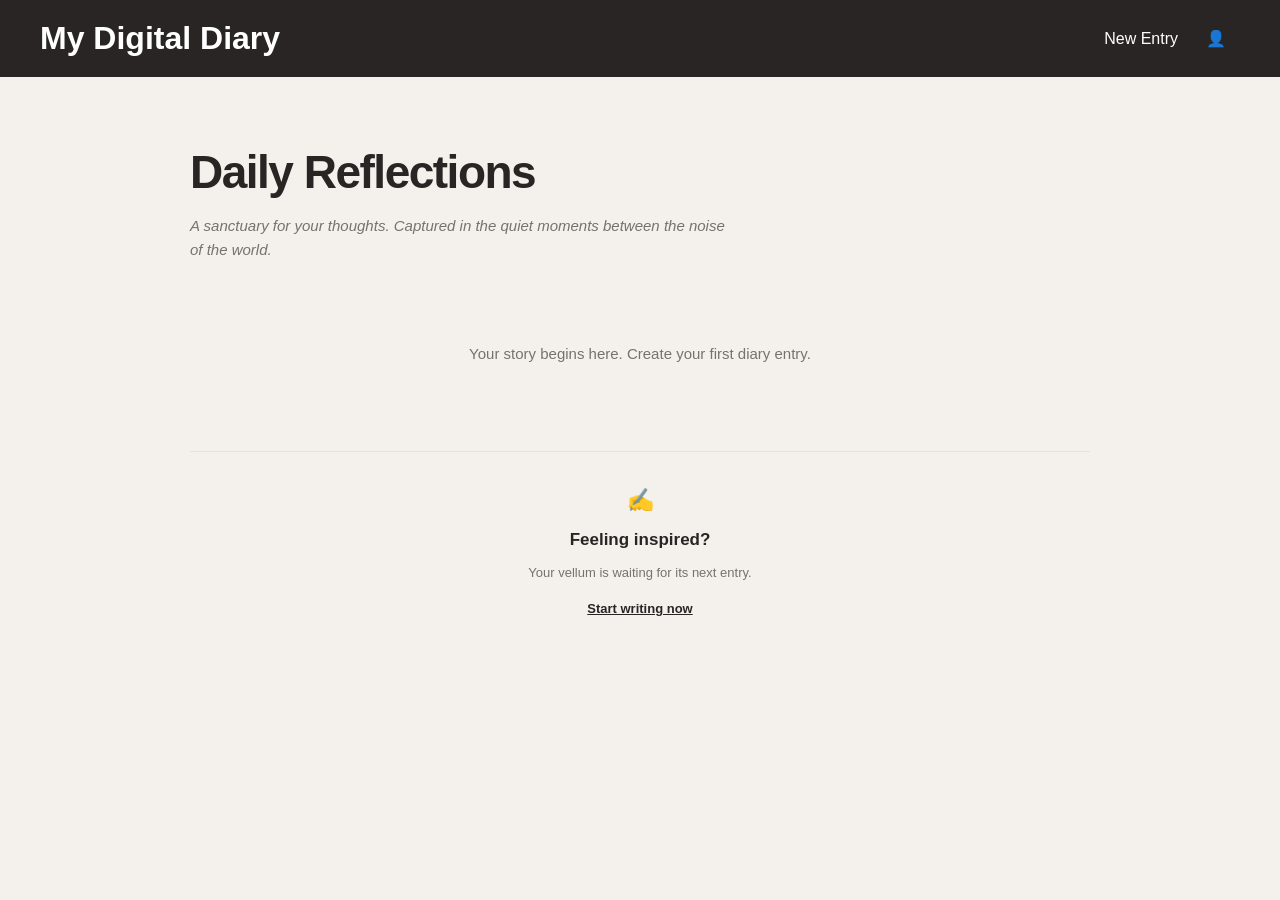
<file: index.html>
<!DOCTYPE html>
<html lang="en">
    <head>
    <meta charset="UTF-8">
    <meta name="viewport" content="width=device-width, initial-scale=1.0">
        <title> My Digital Diary</title>
        <link rel="stylesheet" href="style.css">
    </head>

    <body>
        <header>

            <h1>My Digital Diary</h1>

            <a href="new-entry.html">New Entry</a>

            <a href="vault.html">👤</a>

        
        </header>

        <main>

        <section class="diary-intro">

        <h2>Daily Reflections</h2>

        <p><i>A sanctuary for your thoughts. Captured in the quiet moments between the noise of the world.</i></p>
        </section>

            <div class="diary-grid">

            </div>

        <section class="inspiration">
            <div class="inspiration-icon">✍️</div>
            <h3>Feeling inspired?</h3>
            <p>Your vellum is waiting for its next entry.</p>
            <a href="new-entry.html">Start writing now</a>

        </section>

            <script src="index.js"></script>
        </main>
    </body>
</html>
</file>
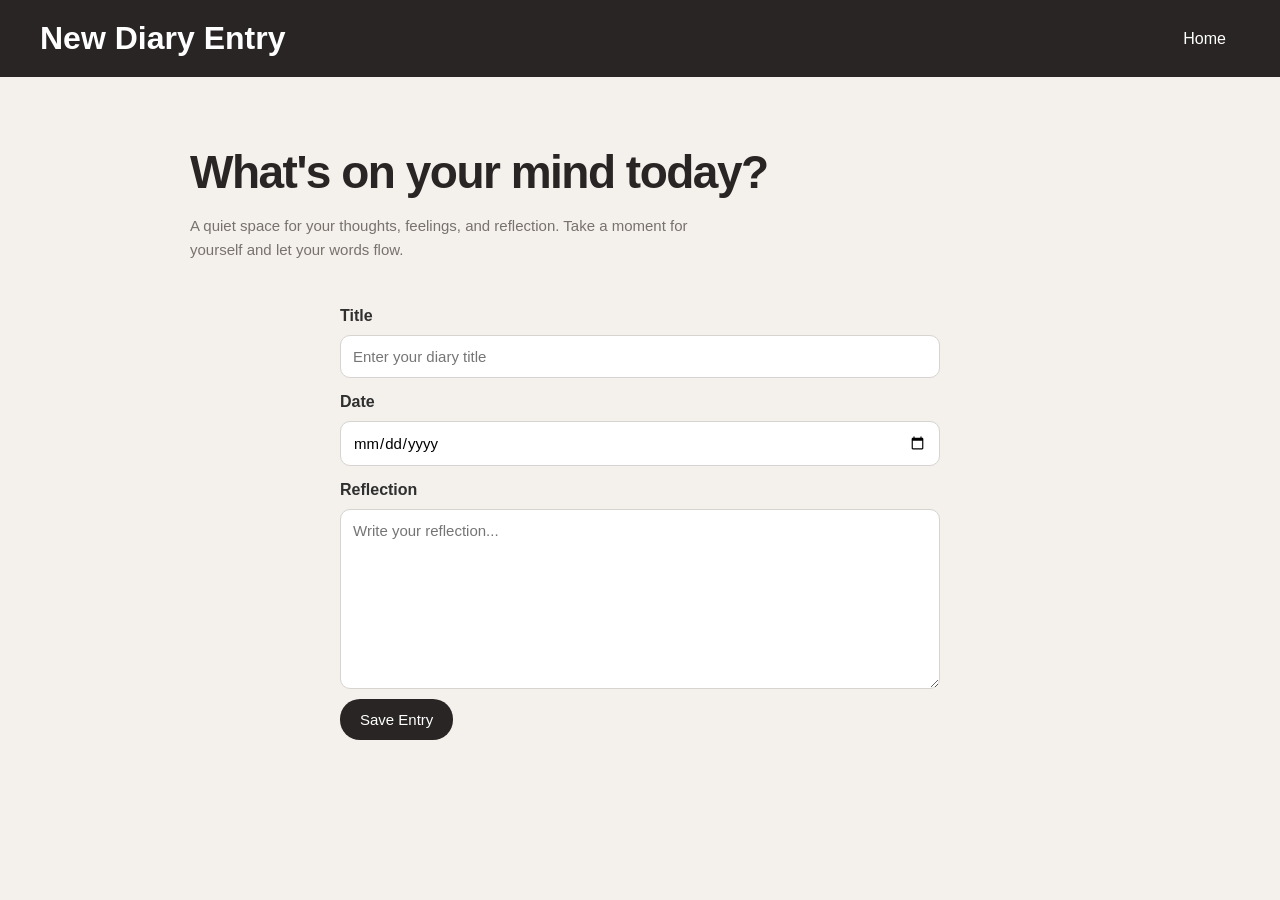
<file: new-entry.html>
<!DOCTYPE html>
<html lang="en">

    <head>
    <meta charset="UTF-8">
    <meta name="viewport" content="width=device-width, initial-scale=1.0">
        <title>New Entry</title>
        <link rel="stylesheet" href="style.css">
    </head>

    <body>

        <header>

            <h1>New Diary Entry</h1>

            <a href="index.html">Home</a>

        </header>

        <main>

            <section class="diary-intro">
                <h2>What's on your mind today?</h2>
                <p>A quiet space for your thoughts, feelings, and reflection. Take a moment for yourself and let your words flow.</p>

            </section>

            <form class="entry-form">

                <label for="titleInput">Title</label>
                <input id="titleInput" type="text" placeholder="Enter your diary title">

                <label for="dateInput">Date</label>
                <input id="dateInput" type="date">

                <label for="reflectionInput">Reflection</label>
                <textarea id="reflectionInput" placeholder="Write your reflection..."></textarea>

                <button class="save-button" type="submit">Save Entry</button>
                <p id="successMessage"></p>
            </form>

            <script src="script.js"></script>
        </main>

    </body>
</html>
</file>
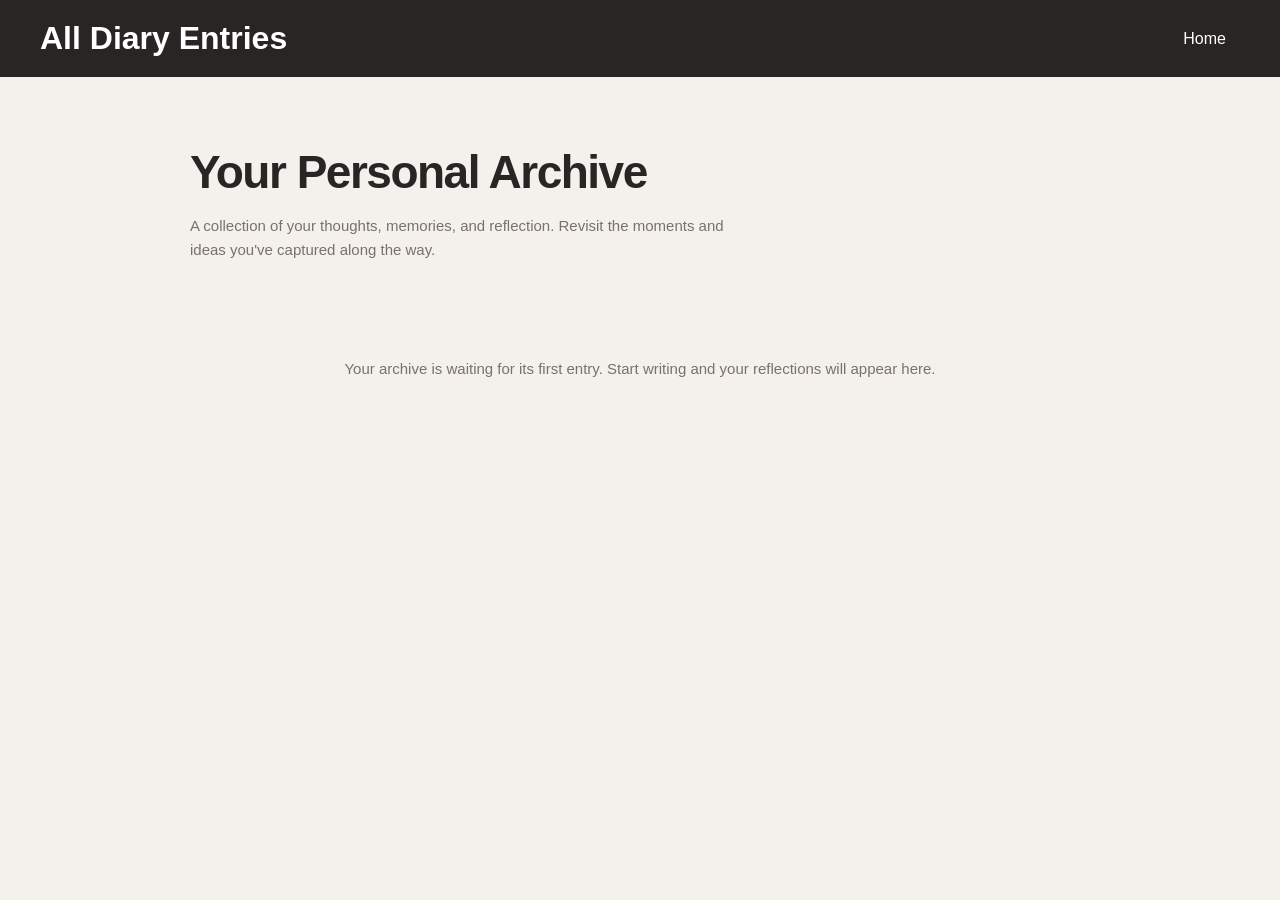
<file: vault.html>
<!DOCTYPE html>
<html lang="en">
    <meta charset="UTF-8">
    <meta name="viewport" content="width=device-width, initial-scale=1.0">
        <title>All Entries</title>
        <link rel="stylesheet" href="style.css">
    </head>

    <body>

        <header>

            <h1>All Diary Entries</h1>

            <a href="index.html">Home</a>

        </header>

        <main>

            <section class="diary-intro">
                <h2>Your Personal Archive</h2>
                <p>A collection of your thoughts, memories, and reflection. Revisit the moments and ideas you've captured along the way.</p>

            </section>

            <div class="vault-list">
            </div>
            
        </main>

        <script src="vault.js"></script>
    </body>
</html>
</file>
<file: style.css>
/* GENERAL */
* {
    box-sizing: border-box;
}
body {
    margin: 0;
    font-family: Arial, Helvetica, sans-serif;
    background-color: #f4f1ec;
    color: #2f2f2f;
}
/* HEADER */
header {
    background-color: #292524;
    color: white;
    padding: 20px 40px;
    display: flex;
    align-items: center;
    justify-content: flex-start;
}
header h1 {
    margin: 0;
}
header a:first-of-type {
    margin-left: auto;
}
header a {
    color: white;
    text-decoration: none;
    padding: 8px 14px;
    border-radius: 20px;
    transition: background-color 0.3s ease;
}
header a:hover {
    background-color: #585553;
}
/* DIARY INTRO */
.diary-intro {
    max-width: 900px;
    margin: 30px auto 40px;
}
.diary-intro h2 {
    font-size: 46px;
    margin-bottom: 8px;
    color: #292524;
    letter-spacing: -1.5px;
}
.diary-intro p {
    font-size: 15px;
    line-height: 1.6;
    color: #78716c;
    max-width: 550px;
}
/* DIARY CARDS */
.diary-card {
    background-color: #fffefa;
    padding: 26px;
    border-radius: 12px;
    box-shadow: 0 3px 12px rgba(0, 0, 0, 0.04);
    border: 1px solid #e7e2dc;
    height: fit-content;
    min-width: 0;
    transition: transform 0.2s ease,
                box-shadow 0.2s ease;
}
.diary-card h2 {
    margin-top: 0;
    margin-bottom: 14px;
    font-size: 21px;
    color: #292524;
    line-height: 1.4;
    font-weight: 600;
    letter-spacing: -0.4px;
    overflow-wrap: anywhere;
}
.diary-card:hover {
    transform: translateY(-3px);
    box-shadow: 0 6px 16px rgba(0, 0, 0, 0.08);
}
.diary-card p {
    line-height: 1.7;
    color: #57534e;
    font-size: 14px;
    font-weight: 400;
    overflow-wrap: anywhere;
}
.diary-card p:first-of-type {
    font-size: 11px;
    color: #78716c;
    margin-bottom: 12px;
    text-transform: uppercase;
    letter-spacing: 1.2px;
    line-height: 1.5;
}
/* MASONRY GRID */
.diary-grid {
    display: block;
    position: relative;
    max-width: 900px;
    width: 100%;
    margin: 10px auto 0;
}
.diary-grid .diary-card {
    position: absolute;
    top: 0;
    left: 0;
    margin: 0;
    box-sizing: border-box;
    height: fit-content;
}
/* EMPTY MESSAGE */
.empty-message {
    text-align: center;
    padding: 40px 20px;
    color: #78716c;
    font-size: 15px;
    line-height: 1.6;
}
/* MAIN */
main {
    padding: 30px 40px;
}
/* INSPIRATION */
.inspiration {
    max-width: 900px;
    margin: 45px auto 20px;
    padding: 35px 20px;
    text-align: center;
    border-top: 1px solid #e7e2dc;
}
.inspiration-icon {
    font-size: 22px;
    margin-bottom: 12px;
}
.inspiration h3 {
    font-size: 17px;
    margin-bottom: 8px;
    color: #292524;
}
.inspiration p {
    font-size: 13px;
    color: #78716c;
    margin-bottom: 15px;
    line-height: 1.6;
}
.inspiration a {
    color: #292524;
    font-size: 13px;
    font-weight: bold;
    text-decoration: underline;
    transition: color 0.3s ease,
                opacity 0.3s ease,
                transform 0.3s ease;
    display: inline-block;
}
.inspiration a:hover {
    color: #a16207;
    opacity: 0.8;
    transform: translateY(-2px);
}
/* NEW ENTRY FORM */
.entry-form {
    max-width: 600px;
    margin: 40px auto;
    display: flex;
    flex-direction: column;
    gap: 10px;
}
.entry-form input,
.entry-form textarea {
    padding: 12px;
    border: 1px solid #d6d3d1;
    border-radius: 10px;
    font-family: Arial, Helvetica, sans-serif;
    font-size: 15px;
    width: 100%;
}
.entry-form input:focus,
.entry-form textarea:focus {
    outline: none;
    border-color: #a8a29e;
    box-shadow: 0 0 0 3px rgba(168, 162, 158, 0.12);
}
.entry-form textarea {
    min-height: 180px;
    resize: vertical;
}
.save-button {
    padding: 12px 20px;
    background-color: #292524;
    color: white;
    border: none;
    border-radius: 20px;
    font-size: 15px;
    cursor: pointer;
    align-self: flex-start;
    transition: background-color 0.3s ease,
                transform 0.2s ease;
}
.save-button:hover {
    background-color: #57534e;
    transform: translateY(-2px);
}
.entry-form label {
    font-weight: bold;
    margin-top: 5px;
}
#successMessage {
    color: #57534e;
    font-size: 14px;
    margin-top: 5px;
}
/* VAULT */
.vault-list {
    display: flex;
    flex-direction: column;
    gap: 16px;
    max-width: 900px;
    margin: 30px auto;
}
.delete-button {
    padding: 8px 14px;
    background-color: #292524;
    color: white;
    border: none;
    border-radius: 20px;
    cursor: pointer;
    font-size: 13px;
    transition: background-color 0.3s ease;
}
.delete-button:hover {
    background-color: #57534e;
}
/* ENTRY DATE */
.entry-date {
    font-size: 12px;
    color: #a8a29e;
    text-transform: uppercase;
    letter-spacing: 1.5px;
    margin: 0 0 10px;
}
/* TABLET */
@media (max-width: 1000px) {
    .diary-intro,
    .diary-grid,
    .inspiration,
    .vault-list {
        max-width: 100%;
    }
    main {
        padding: 25px 30px;
    }
    .diary-intro {
        margin: 25px auto 30px;
    }
}
/* MOBILE */
@media (max-width: 700px) {
    header {
        padding: 15px 20px;
    }
    header h1 {
        font-size: 22px;
    }
    header a {
        padding: 6px 10px;
        font-size: 13px;
    }
    main {
        padding: 20px;
    }
    .diary-intro {
        margin: 20px auto 25px;
    }
    .diary-intro h2 {
        font-size: 32px;
        letter-spacing: -0.5px;
    }
    .diary-intro p {
        font-size: 14px;
    }
    .diary-grid {
        display: block;
        height: auto;
    }
    .diary-grid .diary-card {
        position: relative;
        top: auto;
        left: auto;
        width: 100%;
        margin-bottom: 16px;
    }
    .diary-card {
        padding: 22px;
    }
    .diary-card h2 {
        font-size: 20px;
    }
    .diary-card p {
        font-size: 14px;
        line-height: 1.75;
    }
    .inspiration {
        margin: 35px auto 15px;
        padding: 25px 15px;
    }
    .entry-form {
        margin: 25px auto;
    }
    .vault-list {
        margin: 20px auto;
    }
}
/* SMALL MOBILE */
@media (max-width: 400px) {
    header {
        padding: 12px 15px;
    }
    header h1 {
        font-size: 19px;
    }
    header a {
        padding: 6px 8px;
        font-size: 12px;
    }
    main {
        padding: 15px;
    }
    .diary-intro h2 {
        font-size: 29px;
    }
    .diary-card {
        padding: 18px;
    }
}
</file>
